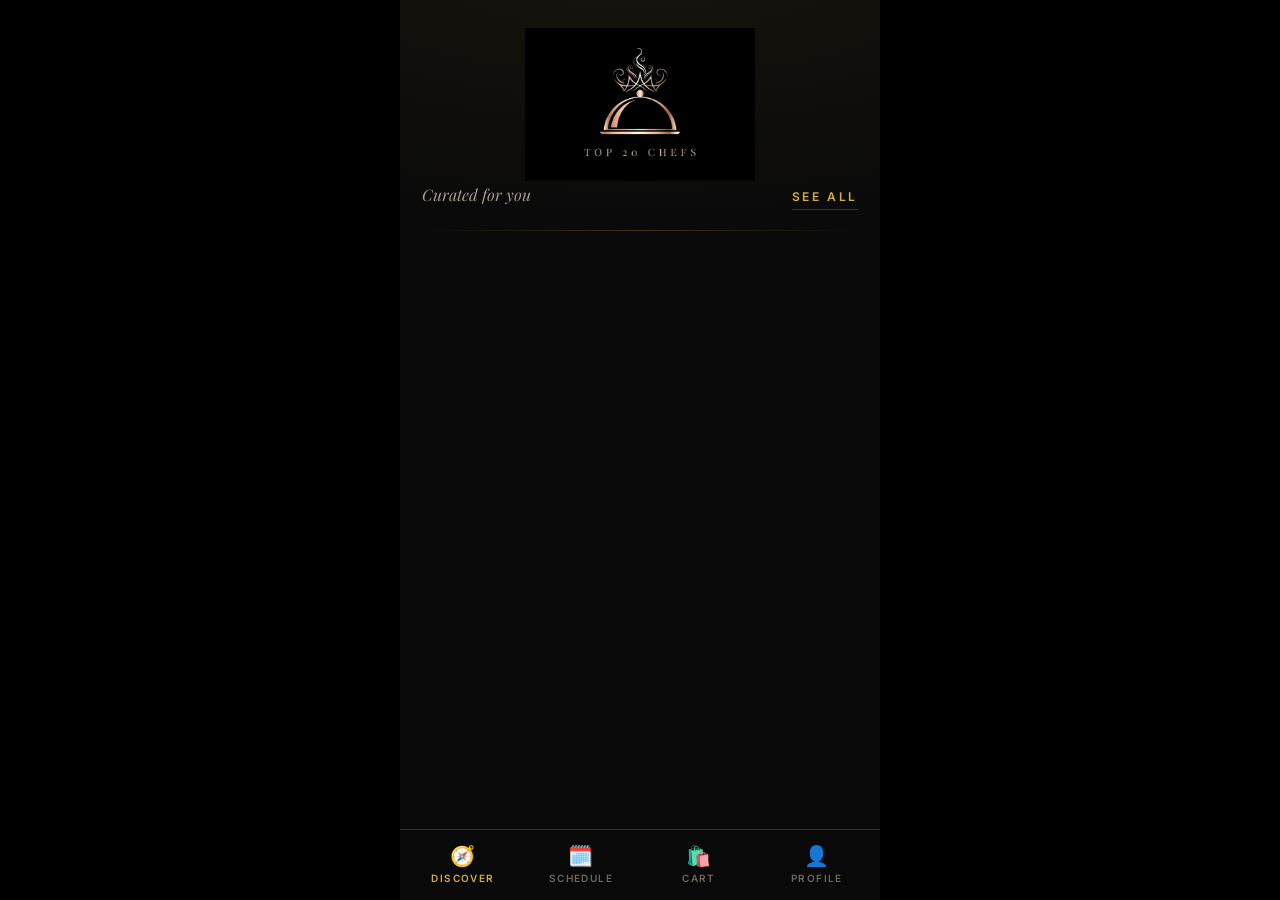
<file: chef-app/index.html>
<!DOCTYPE html>
<html lang="en">
<head>
<meta charset="UTF-8">
<meta name="viewport" content="width=device-width, initial-scale=1, viewport-fit=cover">
<title>Top 20 Chefs — Victoria's Luxury Home-Chef Marketplace</title>
<link rel="preconnect" href="https://fonts.googleapis.com">
<link rel="preconnect" href="https://fonts.gstatic.com" crossorigin>
<link href="https://fonts.googleapis.com/css2?family=Playfair+Display:ital,wght@0,500;0,600;0,700;1,500;1,600&family=Inter:wght@400;500;600;700&display=swap" rel="stylesheet">
<link rel="stylesheet" href="css/app.css">
</head>
<body>
<div class="phone">

  <header class="app-header" style="text-align:center">
    <img src="assets/logo.png" alt="Top 20 Chefs" style="width:230px;max-width:70%;height:auto;display:block;margin:0 auto 2px">
    <div class="sub"><span>Curated for you</span><a class="link-gold" href="#" id="see-all">SEE ALL</a></div>
  </header>
  <hr class="gold-rule">

  <main>
    <!-- DISCOVER -->
    <section id="view-discover" class="view active"></section>

    <!-- SCHEDULE -->
    <section id="view-schedule" class="view"></section>

    <!-- CART -->
    <section id="view-cart" class="view"></section>

    <!-- PROFILE -->
    <section id="view-profile" class="view"></section>
  </main>

  <!-- dish detail modal -->
  <div class="modal-back" id="dish-back">
    <div class="modal" role="dialog" aria-modal="true">
      <div class="grab"></div>
      <button class="modal-close" id="dish-close" aria-label="Close">✕</button>
      <div id="dish-modal-body"></div>
    </div>
  </div>

  <!-- order success modal -->
  <div class="modal-back" id="done-back">
    <div class="modal" role="dialog" aria-modal="true">
      <div class="grab"></div>
      <div class="success-wrap" id="done-body"></div>
    </div>
  </div>

  <nav class="bottom-nav" id="main-nav">
    <button data-view="discover" class="active"><span class="ico">🧭</span>Discover</button>
    <button data-view="schedule"><span class="ico">🗓️</span>Schedule</button>
    <button data-view="cart"><span class="ico">🛍️</span>Cart<span class="cart-badge" id="cart-badge" hidden></span></button>
    <button data-view="profile"><span class="ico">👤</span>Profile</button>
  </nav>
  <div class="toast" id="toast"></div>
</div>

<script src="js/config.js"></script>
<script src="js/data.js"></script>
<script src="js/customer.js"></script>
<script>
(function () {
  "use strict";
  var S = window.CHEFAPP, API = window.CustomerAPI;
  var $ = function (id) { return document.getElementById(id); };
  var esc = function (s) {
    return String(s == null ? "" : s).replace(/[&<>"']/g, function (c) {
      return { "&": "&amp;", "<": "&lt;", ">": "&gt;", '"': "&quot;", "'": "&#39;" }[c];
    });
  };

  function userId() {
    var n = (localStorage.getItem("chefapp_name") || "").trim();
    return n ? "user-" + n.toLowerCase().replace(/[^a-z0-9]+/g, "-") : "guest";
  }
  function toast(msg) {
    var t = $("toast"); t.textContent = msg; t.classList.add("show");
    clearTimeout(t._h); t._h = setTimeout(function () { t.classList.remove("show"); }, 2400);
  }
  function money(n) { return "$" + Number(n).toFixed(n % 1 ? 2 : 0); }

  /* ---------- navigation ---------- */
  var currentView = "discover";
  document.querySelectorAll("#main-nav button").forEach(function (b) {
    b.addEventListener("click", function () { showView(b.dataset.view); });
  });
  function showView(name) {
    currentView = name;
    document.querySelectorAll("#main-nav button").forEach(function (b) {
      b.classList.toggle("active", b.dataset.view === name);
    });
    document.querySelectorAll(".view").forEach(function (v) {
      v.classList.toggle("active", v.id === "view-" + name);
    });
    if (name === "schedule") renderSchedule();
    if (name === "cart") renderCart();
    if (name === "profile") renderProfile();
    window.scrollTo(0, 0);
  }
  $("see-all").addEventListener("click", function (e) { e.preventDefault(); showView("schedule"); });

  function updateBadge(pop) {
    var n = API.cartCount(), b = $("cart-badge");
    b.hidden = n === 0; b.textContent = n;
    if (pop && n > 0) {
      b.classList.remove("pop"); void b.offsetWidth; b.classList.add("pop");
    }
  }

  /* ---------- discover ---------- */
  function portionsHtml(sch) {
    if (sch.portions_left <= 0) return '<div class="portions out">Sold out</div>';
    if (sch.portions_left <= 3)
      return '<div class="portions low">Only ' + sch.portions_left + ' left!</div>';
    return '<div class="portions ok">' + sch.portions_left + ' portions available</div>';
  }
  function cardHtml(sch) {
    var soldOut = sch.portions_left <= 0;
    return '<article class="dish-card" data-sch="' + esc(sch.id) + '">' +
      '<div class="dish-photo" style="background:' + sch.dish.gradient + '">' +
        (soldOut ? '<div class="soldout-veil"><span>SOLD OUT</span></div>' : '') +
        '<div class="day-pill">' + esc(sch.label) + '</div>' +
        '<div class="emoji">' + sch.dish.emoji + '</div>' +
      '</div>' +
      '<div class="dish-body">' +
        '<div class="chef-row"><div class="chef-avatar">' + sch.chef.emoji + '</div>' +
        '<div class="who">By <b>' + esc(sch.chef.name) + '</b> · ' + esc(sch.chef.cuisine) + '</div></div>' +
        '<div class="dish-meta"><h3 class="dish-name">' + esc(sch.dish.name) + '</h3>' +
        '<div class="price"><span class="n">' + money(sch.dish.price) + '</span><span class="u">PER PORTION</span></div></div>' +
        portionsHtml(sch) +
      '</div></article>';
  }
  async function renderDiscover() {
    var box = $("view-discover");
    var schs = await API.listSchedules();
    schs.sort(function (a, b) { return a.weekday - b.weekday; });
    box.innerHTML = schs.map(cardHtml).join("");
    box.querySelectorAll(".dish-card").forEach(function (c) {
      c.addEventListener("click", function () { openDish(c.dataset.sch); });
    });
  }

  /* ---------- dish modal ---------- */
  var modalState = { scheduleId: null, dayId: null, qty: 1, dtype: "Delivery" };
  async function openDish(scheduleId) {
    var sch = await API.getSchedule(scheduleId);
    if (!sch) return;
    /* other days this dish is offered */
    var all = await API.listSchedules();
    var days = all.filter(function (s) { return s.dish_id === sch.dish_id; })
                  .sort(function (a, b) { return a.weekday - b.weekday; });
    modalState = { scheduleId: sch.id, dayId: sch.id, qty: 1, dtype: "Delivery", days: days };
    renderModal();
    $("dish-back").classList.add("open");
    document.body.style.overflow = "hidden";
  }
  function closeDish() {
    $("dish-back").classList.remove("open");
    document.body.style.overflow = "";
  }
  $("dish-close").addEventListener("click", closeDish);
  $("dish-back").addEventListener("click", function (e) {
    if (e.target === $("dish-back")) closeDish();
  });

  function renderModal() {
    var m = modalState;
    var sch = m.days.find(function (s) { return s.id === m.dayId; });
    var soldOut = sch.portions_left <= 0;
    var maxQ = Math.min(sch.portions_left, 8);
    if (m.qty > maxQ) m.qty = Math.max(1, maxQ);
    var total = sch.dish.price * m.qty;

    $("dish-modal-body").innerHTML =
      '<div class="modal-photo" style="background:' + sch.dish.gradient + '">' +
        '<div class="emoji">' + sch.dish.emoji + '</div></div>' +
      '<div class="modal-body">' +
        '<h2>' + esc(sch.dish.name) + '</h2>' +
        '<div class="price" style="text-align:left;margin:6px 0 0"><span class="n">' + money(sch.dish.price) + '</span> <span class="u" style="display:inline">PER PORTION</span></div>' +
        '<p class="story">“' + esc(sch.dish.story) + '”</p>' +
        '<div class="modal-chef"><div class="chef-avatar">' + sch.chef.emoji + '</div>' +
          '<div class="t"><b>' + esc(sch.chef.name) + '</b><span>' + esc(sch.chef.cuisine) + ' cuisine · ' + esc(sch.chef.bio) + '</span></div></div>' +
        '<div class="opt-label">Choose your day</div>' +
        '<div class="day-chips">' + m.days.map(function (d) {
            var dis = d.portions_left <= 0 ? "disabled" : "";
            var on = d.id === m.dayId ? "on" : "";
            return '<button data-day="' + esc(d.id) + '" class="' + on + '" ' + dis + '>' +
              S.WEEKDAYS[d.weekday].slice(0, 3).toUpperCase() + ' · ' + d.portions_left + ' left</button>';
          }).join("") + '</div>' +
        '<div class="opt-label">Pickup or delivery</div>' +
        '<div class="seg">' +
          '<button data-dt="Pickup" class="' + (m.dtype === "Pickup" ? "on" : "") + '">🏠 Pickup</button>' +
          '<button data-dt="Delivery" class="' + (m.dtype === "Delivery" ? "on" : "") + '">🛵 Delivery</button>' +
        '</div>' +
        '<div class="opt-label">Portions</div>' +
        '<div class="qty-row"><button class="qty-btn" id="q-minus">−</button>' +
        '<div class="qty-n" id="q-n">' + m.qty + '</div>' +
        '<button class="qty-btn" id="q-plus">+</button>' +
        '<div style="margin-left:auto">' + portionsHtml(sch) + '</div></div>' +
      '</div>' +
      '<div class="modal-foot"><div class="total-row"><span class="t">TOTAL</span>' +
        '<span class="n" id="m-total">' + money(total) + '</span></div>' +
        '<button class="btn btn-gold btn-block" id="m-add" ' + (soldOut ? "disabled" : "") + '>' +
          (soldOut ? "Sold out" : "Pre-order · " + money(total)) + '</button></div>';

    var body = $("dish-modal-body");
    body.querySelectorAll("[data-day]").forEach(function (b) {
      b.addEventListener("click", function () {
        m.dayId = b.dataset.day; m.qty = 1; renderModal();
      });
    });
    body.querySelectorAll("[data-dt]").forEach(function (b) {
      b.addEventListener("click", function () { m.dtype = b.dataset.dt; renderModal(); });
    });
    $("q-minus").addEventListener("click", function () {
      if (m.qty > 1) { m.qty--; renderModal(); }
    });
    $("q-plus").addEventListener("click", function () {
      if (m.qty < maxQ) { m.qty++; renderModal(); }
      else toast("Only " + maxQ + " portions left for this day");
    });
    var add = $("m-add");
    if (add && !soldOut) add.addEventListener("click", function () {
      API.addToCart({ schedule_id: m.dayId, qty: m.qty, delivery_type: m.dtype });
      updateBadge(true);
      closeDish();
      toast(m.qty + " × " + sch.dish.short_name + " added to cart");
    });
  }

  /* ---------- schedule (week view) ---------- */
  async function renderSchedule() {
    var box = $("view-schedule");
    var schs = await API.listSchedules();
    var today = new Date();
    var html = '<h2 class="section-title">This week</h2>';
    for (var i = 0; i < 7; i++) {
      var d = new Date(today); d.setDate(today.getDate() + i);
      var wd = d.getDay();
      var daySchs = schs.filter(function (s) { return s.weekday === wd; });
      var dateStr = d.toLocaleDateString("en-US", { month: "short", day: "numeric" });
      var label = i === 0 ? "Today" : S.WEEKDAYS[wd];
      html += '<div class="day-block"><div class="day-head"><h3>' + label + '</h3>' +
              '<span class="date">' + dateStr + '</span></div>';
      if (!daySchs.length) {
        html += '<div class="empty-note">No menus this day — check back soon.</div>';
      } else {
        daySchs.forEach(function (s) {
          var pill = s.portions_left <= 0 ? "out" : (s.portions_left <= 3 ? "low" : "ok");
          var txt = s.portions_left <= 0 ? "Sold out" : s.portions_left + " left";
          html += '<div class="mini-row" data-sch="' + esc(s.id) + '" style="cursor:pointer">' +
            '<div class="e">' + s.dish.emoji + '</div>' +
            '<div class="t"><b>' + esc(s.dish.short_name) + '</b>' +
            '<span>' + esc(s.chef.name) + ' · ' + money(s.dish.price) + '</span></div>' +
            '<div class="cap-pill ' + pill + '">' + txt + '</div></div>';
        });
      }
      html += "</div>";
    }
    box.innerHTML = html;
    box.querySelectorAll(".mini-row").forEach(function (r) {
      r.addEventListener("click", function () { openDish(r.dataset.sch); });
    });
  }

  /* ---------- cart ---------- */
  async function renderCart() {
    var box = $("view-cart");
    var cart = API.getCart();
    if (!cart.length) {
      box.innerHTML = '<h2 class="section-title">Your cart</h2>' +
        '<div class="empty-note">Your cart is empty. Discover something delicious.</div>';
      return;
    }
    var lines = "", total = 0;
    for (var i = 0; i < cart.length; i++) {
      var it = cart[i];
      var sch = await API.getSchedule(it.schedule_id);
      if (!sch) continue;
      var line = sch.dish.price * it.qty; total += line;
      var left = sch.portions_left;
      lines += '<div class="cart-line"><div class="e">' + sch.dish.emoji + '</div>' +
        '<div class="t"><b>' + esc(sch.dish.short_name) + '</b>' +
        '<span>' + esc(sch.chef.name) + ' · ' + S.WEEKDAYS[sch.weekday] + ' · ' + esc(it.delivery_type) + '</span>' +
        (it.qty > left ? '<span style="color:var(--danger);font-size:12px">Only ' + left + ' left now</span>' : '') +
        '</div>' +
        '<div class="qty"><button data-k="' + esc(it.key) + '" data-a="-">−</button>' +
        '<b>' + it.qty + '</b><button data-k="' + esc(it.key) + '" data-a="+">+</button></div>' +
        '<div style="text-align:right"><b>' + money(line) + '</b><br>' +
        '<button class="rm" data-rm="' + esc(it.key) + '">✕</button></div></div>';
    }
    box.innerHTML = '<h2 class="section-title">Your cart</h2>' + lines +
      '<div class="cart-total"><span style="color:var(--muted);font-size:13px;letter-spacing:.14em">TOTAL</span>' +
      '<span class="n">' + money(total) + '</span></div>' +
      '<button class="btn btn-gold btn-block" id="checkout">💳 Pay ' + money(total) + ' with card</button>';
    box.querySelectorAll("[data-a]").forEach(function (b) {
      b.addEventListener("click", async function () {
        var key = b.dataset.k, a = b.dataset.a;
        var cur = API.getCart().find(function (c) { return c.key === key; });
        if (!cur) return;
        var sch = await API.getSchedule(cur.schedule_id);
        var nq = a === "+" ? cur.qty + 1 : cur.qty - 1;
        if (nq < 1) { API.removeFromCart(key); }
        else {
          if (a === "+" && sch && nq > sch.portions_left) {
            toast("Only " + sch.portions_left + " portions left"); return;
          }
          API.updateCartQty(key, nq);
        }
        updateBadge(false); renderCart();
      });
    });
    box.querySelectorAll("[data-rm]").forEach(function (b) {
      b.addEventListener("click", function () {
        API.removeFromCart(b.dataset.rm); updateBadge(false); renderCart();
      });
    });
    $("checkout").addEventListener("click", checkout);
  }

  async function checkout() {
    var cart = API.getCart();
    if (!cart.length) return;
    var btn = $("checkout");
    btn.disabled = true; btn.textContent = "Reserving your portions…";
    /* 1. reserve capacity first (atomic — never oversells) */
    var allIds = [], failed = [], total = 0;
    var receipt = { total_cents: 0, platform_fee_cents: 0, chef_payout_cents: 0 };
    for (var i = 0; i < cart.length; i++) {
      var it = cart[i];
      var sch0 = await API.getSchedule(it.schedule_id);
      if (sch0) total += sch0.dish.price * it.qty;
      var r = await API.placeOrder({
        user_id: userId(), schedule_id: it.schedule_id,
        delivery_type: it.delivery_type, qty: it.qty
      });
      if (r.ok) {
        allIds = allIds.concat(r.order_ids);
        if (r.receipt) {
          receipt.total_cents += r.receipt.total_cents || 0;
          receipt.platform_fee_cents += r.receipt.platform_fee_cents || 0;
          receipt.chef_payout_cents += r.receipt.chef_payout_cents || 0;
        }
      }
      else {
        var sch = await API.getSchedule(it.schedule_id);
        failed.push((sch ? sch.dish.short_name : "item") + " (sold out)");
      }
    }
    API.clearCart(); updateBadge(false);
    renderDiscover(); /* refresh sold counts */
    btn.disabled = false;
    if (!allIds.length) { showOrderResult([], failed, false, receipt); return; }
    /* 2. take payment */
    var cents = Math.round(total * 100);
    var base = window.location.origin + window.location.pathname;
    try {
      var co = await API.startCheckout({
        order_ids: allIds,
        amount_cents: cents,
        currency: "cad",
        success_url: base + "?paid=1&session_id={CHECKOUT_SESSION_ID}",
        cancel_url: base + "?canceled=1"
      });
      if (co.demo) {
        window.__lastReceipt = receipt;
        showDemoCheckout(allIds, total, failed);   /* simulated card page */
      } else if (co.url) {
        window.location.href = co.url;            /* Stripe hosted page */
      }
    } catch (e) {
      toast("Payment setup failed — your portions are reserved");
      showOrderResult(allIds, failed, false, receipt);
    }
  }

  /* DEMO checkout page: styled like the app, clearly labeled DEMO.
     No real charge — marks the demo orders Confirmed on "pay". */
  function showDemoCheckout(orderIds, total, failed) {
    var html = '<div class="big">💳</div>' +
      "<h2>Demo checkout</h2>" +
      '<p style="color:var(--gold);font-size:12px;letter-spacing:.18em">DEMO MODE — NO REAL CHARGE</p>' +
      '<div class="field"><label>Card number</label>' +
      '<input class="input" id="demo-cc" inputmode="numeric" placeholder="4242 4242 4242 4242" value="4242 4242 4242 4242"></div>' +
      '<div style="display:flex;gap:10px">' +
      '<div class="field" style="flex:1"><label>Expiry</label>' +
      '<input class="input" id="demo-exp" placeholder="12/28" value="12/28"></div>' +
      '<div class="field" style="flex:1"><label>CVC</label>' +
      '<input class="input" id="demo-cvc" inputmode="numeric" placeholder="123" value="123"></div></div>' +
      '<button class="btn btn-gold btn-block" id="demo-pay">Pay ' + money(total) + '</button>' +
      '<div style="margin-top:10px"><button class="btn btn-ghost btn-block" id="demo-cancel">Cancel</button></div>';
    $("done-body").innerHTML = html;
    $("done-back").classList.add("open");
    $("demo-cancel").addEventListener("click", function () {
      $("done-back").classList.remove("open");
      showView("discover");
    });
    $("demo-pay").addEventListener("click", function () {
      var b = $("demo-pay");
      b.disabled = true; b.textContent = "Processing…";
      setTimeout(function () {
        API.demoConfirmPayment(orderIds);
        showOrderResult(orderIds, failed, true, window.__lastReceipt);
      }, 900);
    });
  }

  function showOrderResult(allIds, failed, paid, receipt) {
    var html = '<div class="big">' + (failed.length && !allIds.length ? "⚠️" : "🎉") + "</div>" +
      "<h2>" + (paid ? "Payment successful" : "Order confirmed") + "</h2>";
    if (allIds.length) {
      html += paid
        ? "<p>Paid! The kitchen has been notified.</p>"
        : "<p>Your pre-order is in. The kitchen has been notified.</p>";
      html += allIds.map(function (id) {
        return '<span class="ord-chip">' + esc(id.toUpperCase()) + "</span>";
      }).join("");
    }
    if (receipt && receipt.total_cents) {
      html += '<p style="font-size:15px">Total charged: <b style="color:var(--gold)">' +
        money(receipt.total_cents / 100) + "</b></p>";
    }
    if (failed.length) {
      html += "<p>Sold out before checkout: " + esc(failed.join(", ")) + "</p>";
    }
    html += '<div style="margin-top:22px"><button class="btn btn-gold btn-block" id="done-ok">Back to Discover</button></div>';
    $("done-body").innerHTML = html;
    $("done-back").classList.add("open");
    $("done-ok").addEventListener("click", function () {
      $("done-back").classList.remove("open");
      showView("discover");
    });
  }

  /* ---------- profile ---------- */
  async function renderProfile() {
    var box = $("view-profile");
    var name = localStorage.getItem("chefapp_name") || "";
    var orders = await API.myOrders(userId());
    var html = '<h2 class="section-title">Profile</h2>' +
      '<div class="panel"><div class="field"><label>Your name</label>' +
      '<input class="input" id="p-name" value="' + esc(name) + '" placeholder="e.g. Alex"></div>' +
      '<button class="btn btn-ghost btn-sm" id="p-save">Save</button> ' +
      '<span style="color:var(--faint);font-size:12px">Mode: ' + API.mode() + '</span></div>' +
      '<h3 class="section-title" style="font-size:19px">Order history</h3>';
    if (!orders.length) {
      html += '<div class="empty-note">No orders yet.</div>';
    } else {
      orders.forEach(function (o) {
        var d = o.schedule && o.schedule.dish ? o.schedule.dish : {};
        html += '<div class="mini-row"><div class="e">' + (d.emoji || "🍽️") + '</div>' +
          '<div class="t"><b>' + esc(d.short_name || "Dish") + '</b>' +
          '<span>' + esc(o.id) + ' · ' + esc(o.delivery_type) + ' · ' +
          new Date(o.created_at).toLocaleDateString("en-US", { month: "short", day: "numeric" }) +
          '</span></div>' +
          '<div class="status-pill ' + (o.status === "Confirmed" ? "confirmed" : "pending") + '">' +
          esc(o.status).toUpperCase() + '</div></div>';
      });
    }
    box.innerHTML = html;
    $("p-save").addEventListener("click", function () {
      localStorage.setItem("chefapp_name", $("p-name").value.trim());
      toast("Saved"); renderProfile();
    });
  }

  /* ---------- boot ---------- */
  renderDiscover();
  updateBadge(false);
  /* returning from Stripe? ?paid=1&session_id=... or ?canceled=1 */
  API.confirmOrderFromSession().then(function (sess) {
    if (!sess) return;
    if (sess.canceled) toast("Payment canceled — nothing was charged");
    else if (sess.ok) showOrderResult([], [], true);
  });
})();
</script>
</body>
</html>
</file>
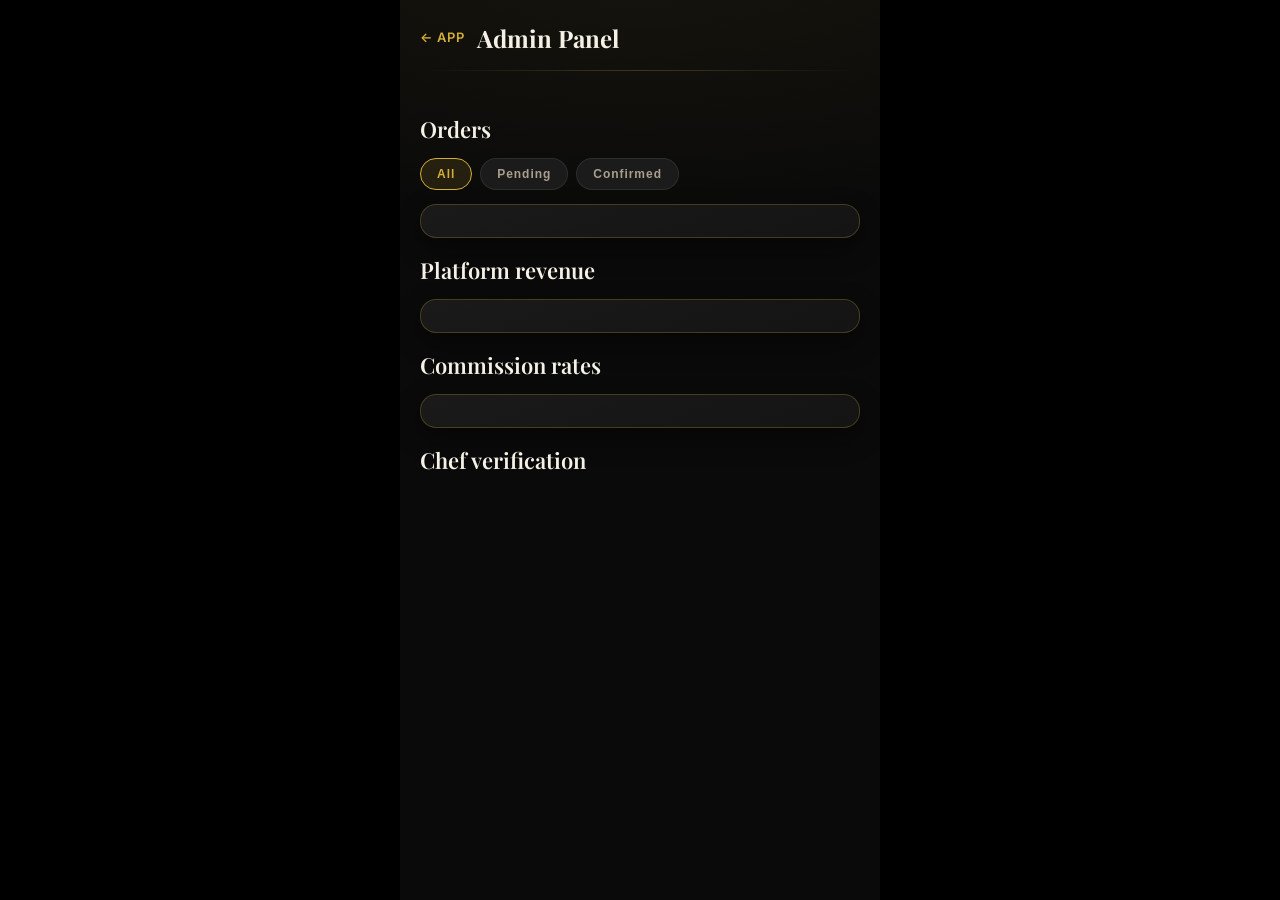
<file: chef-app/admin.html>
<!DOCTYPE html>
<html lang="en">
<head>
<meta charset="UTF-8">
<meta name="viewport" content="width=device-width, initial-scale=1, viewport-fit=cover">
<title>Admin — Top 20 Chefs</title>
<link rel="preconnect" href="https://fonts.googleapis.com">
<link rel="preconnect" href="https://fonts.gstatic.com" crossorigin>
<link href="https://fonts.googleapis.com/css2?family=Playfair+Display:ital,wght@0,500;0,600;0,700;1,500&family=Inter:wght@400;500;600;700&display=swap" rel="stylesheet">
<link rel="stylesheet" href="css/app.css">
</head>
<body>
<div class="phone">
  <div class="topbar">
    <a class="back-link" href="index.html">← APP</a>
    <h2>Admin Panel</h2>
  </div>
  <hr class="gold-rule">

  <div class="page-pad">
    <h3 class="section-title">Orders</h3>
    <div class="filter-row" id="filters">
      <button data-f="all" class="on">All</button>
      <button data-f="Pending Kitchen Approval">Pending</button>
      <button data-f="Confirmed">Confirmed</button>
    </div>
    <div class="panel" id="orders"></div>

    <h3 class="section-title">Platform revenue</h3>
    <div class="panel" id="revenue"></div>

    <h3 class="section-title">Commission rates</h3>
    <div class="panel" id="rates"></div>

    <h3 class="section-title">Chef verification</h3>
    <div id="chefs"></div>
  </div>
  <div class="toast" id="toast"></div>
</div>

<script src="js/config.js"></script>
<script src="js/data.js"></script>
<script src="js/chef.js"></script>
<script>
(function () {
  "use strict";
  var S = window.CHEFAPP, API = window.ChefAPI;
  var $ = function (id) { return document.getElementById(id); };
  var esc = function (s) {
    return String(s == null ? "" : s).replace(/[&<>"']/g, function (c) {
      return { "&": "&amp;", "<": "&lt;", ">": "&gt;", '"': "&quot;", "'": "&#39;" }[c];
    });
  };
  var filter = "all";

  function toast(msg) {
    var t = $("toast"); t.textContent = msg; t.classList.add("show");
    clearTimeout(t._h); t._h = setTimeout(function () { t.classList.remove("show"); }, 2400);
  }
  function money(n) { return "$" + Number(n).toFixed(n % 1 ? 2 : 0); }
  function cents(c) { return "$" + (Number(c || 0) / 100).toFixed(2); }

  document.querySelectorAll("#filters button").forEach(function (b) {
    b.addEventListener("click", function () {
      filter = b.dataset.f;
      document.querySelectorAll("#filters button").forEach(function (x) {
        x.classList.toggle("on", x === b);
      });
      renderOrders();
    });
  });

  async function renderOrders() {
    var orders = await API.listAllOrders(filter);
    var box = $("orders");
    if (!orders.length) {
      box.innerHTML = '<div class="empty-note">No orders match this filter.</div>';
      return;
    }
    box.innerHTML = orders.map(function (o) {
      var confirmed = o.status === "Confirmed";
      var price = o.total_cents != null ? cents(o.total_cents)
        : (o.dish.price ? money(o.dish.price * (o.qty || 1)) : "");
      var split = o.platform_fee_cents != null
        ? "fee " + cents(o.platform_fee_cents) + " · chef " + cents(o.chef_payout_cents)
        : "";
      return '<div class="order-line"><div style="font-size:24px">' +
        (o.dish.emoji || "🍽️") + '</div><div class="grow"><b>' +
        esc(o.dish.short_name || "Dish") + " × " + (o.qty || 1) + " · " + price + "</b>" +
        "<span>" + esc((o.chef && o.chef.name) || "") + " · " + esc(o.day) +
        " · " + esc(o.delivery_type) +
        (split ? "<br>" + split : "") + "<br>" + esc(o.id) + " · " +
        new Date(o.created_at).toLocaleString("en-US",
          { month: "short", day: "numeric", hour: "numeric", minute: "2-digit" }) +
        "</span></div>" +
        (confirmed
          ? '<div class="status-pill confirmed">CONFIRMED</div>'
          : '<button class="btn btn-gold btn-sm" data-confirm="' + esc(o.id) + '">Confirm</button>') +
        "</div>";
    }).join("");
    box.querySelectorAll("[data-confirm]").forEach(function (b) {
      b.addEventListener("click", async function () {
        await API.confirmOrder(b.dataset.confirm);
        toast("Order confirmed"); renderOrders();
      });
    });
  }

  async function renderChefs() {
    var chefs = await API.listAllChefs();
    var labels = S.CHECK_LABELS;
    var box = $("chefs");
    box.innerHTML = "";
    for (var i = 0; i < chefs.length; i++) {
      var c = chefs[i];
      var checks = await API.getChecks(c.id);
      var done = Object.keys(labels).filter(function (k) { return checks[k]; }).length;
      var div = document.createElement("div");
      div.className = "panel";
      div.innerHTML = '<div class="modal-chef" style="border:0;margin:0 0 6px;padding:0">' +
        '<div class="chef-avatar">' + c.emoji + "</div>" +
        '<div class="t"><b>' + esc(c.name) + "</b><span>" + esc(c.cuisine) +
        " · " + done + "/" + Object.keys(labels).length + " verified</span></div></div>" +
        Object.keys(labels).map(function (k) {
          var on = !!checks[k];
          return '<label class="check-row"><input type="checkbox" data-chef="' +
            esc(c.id) + '" data-check="' + k + '"' + (on ? " checked" : "") + "> " +
            esc(labels[k]) + '<span class="st ' + (on ? "yes" : "no") + '">' +
            (on ? "DONE" : "TODO") + "</span></label>";
        }).join("");
      box.appendChild(div);
    }
    box.querySelectorAll("[data-check]").forEach(function (cb) {
      cb.addEventListener("change", async function () {
        await API.setCheck(cb.dataset.chef, cb.dataset.check, cb.checked);
        toast("Checklist updated"); renderChefs();
      });
    });
  }

  async function renderRevenue() {
    var t = await API.platformTotals();
    var box = $("revenue");
    var row = function (label, val, gold) {
      return '<div style="display:flex;justify-content:space-between;padding:6px 0">' +
        '<span style="color:var(--muted)">' + label + "</span>" +
        '<b style="' + (gold ? "color:var(--gold)" : "") + '">' + val + "</b></div>";
    };
    var html = row("Total commission collected", cents(t.total_fee_cents), true) +
      row("Total gross sales", cents(t.total_gross_cents)) +
      row("Total chef payouts", cents(t.total_payout_cents)) +
      row("Orders", t.order_count) +
      '<hr class="gold-rule" style="margin:10px 0">' +
      '<div style="display:flex;justify-content:space-between;padding:4px 0;' +
      'font-size:12px;color:var(--muted)"><span>CHEF</span>' +
      "<span>RATE · GROSS · FEE · PAYOUT</span></div>" +
      t.per_chef.map(function (e) {
        return '<div style="display:flex;justify-content:space-between;' +
          'padding:6px 0;font-size:13px;border-top:1px solid rgba(212,175,55,.12)">' +
          "<span><b>" + esc(e.chef_name) + "</b> · " + e.order_count + " orders</span>" +
          '<span style="text-align:right">' + Math.round(e.rate * 100) + "% · " +
          cents(e.gross_cents) + " · <b style=\"color:var(--gold)\">" +
          cents(e.fee_cents) + "</b> · " + cents(e.payout_cents) + "</span></div>";
      }).join("");
    box.innerHTML = html;
  }

  async function renderRates() {
    var chefs = await API.listAllChefs();
    var box = $("rates");
    box.innerHTML = '<p style="color:var(--muted);font-size:12px;margin:0 0 10px">' +
      "Changing a rate affects NEW orders only — past orders keep their recorded fee.</p>" +
      chefs.map(function (c) {
        var r = (c.commission_rate != null) ? Number(c.commission_rate) : 0.10;
        return '<div style="display:flex;align-items:center;gap:10px;padding:8px 0;' +
          'border-top:1px solid rgba(212,175,55,.12)">' +
          '<div style="flex:1"><b>' + esc(c.name) + "</b><br>" +
          '<span style="color:var(--muted);font-size:12px">now ' +
          Math.round(r * 100) + "%</span></div>" +
          '<input class="input" type="number" min="0" max="50" step="1" value="' +
          Math.round(r * 100) + '" data-rate="' + esc(c.id) + '" ' +
          'style="width:70px;text-align:center"><span style="color:var(--muted)">%</span>' +
          '<button class="btn btn-gold btn-sm" data-saverate="' + esc(c.id) + '">Save</button>' +
          "</div>";
      }).join("");
    box.querySelectorAll("[data-saverate]").forEach(function (b) {
      b.addEventListener("click", async function () {
        var id = b.dataset.saverate;
        var inp = box.querySelector('[data-rate="' + id + '"]');
        var res = await API.setCommissionRate(id, Number(inp.value) / 100);
        if (res.ok) {
          toast("Rate set to " + Math.round(res.rate * 100) + "%");
          renderRates(); renderRevenue();
        } else toast("Could not save rate");
      });
    });
  }

  renderOrders();
  renderChefs();
  renderRevenue();
  renderRates();
})();
</script>
</body>
</html>
</file>
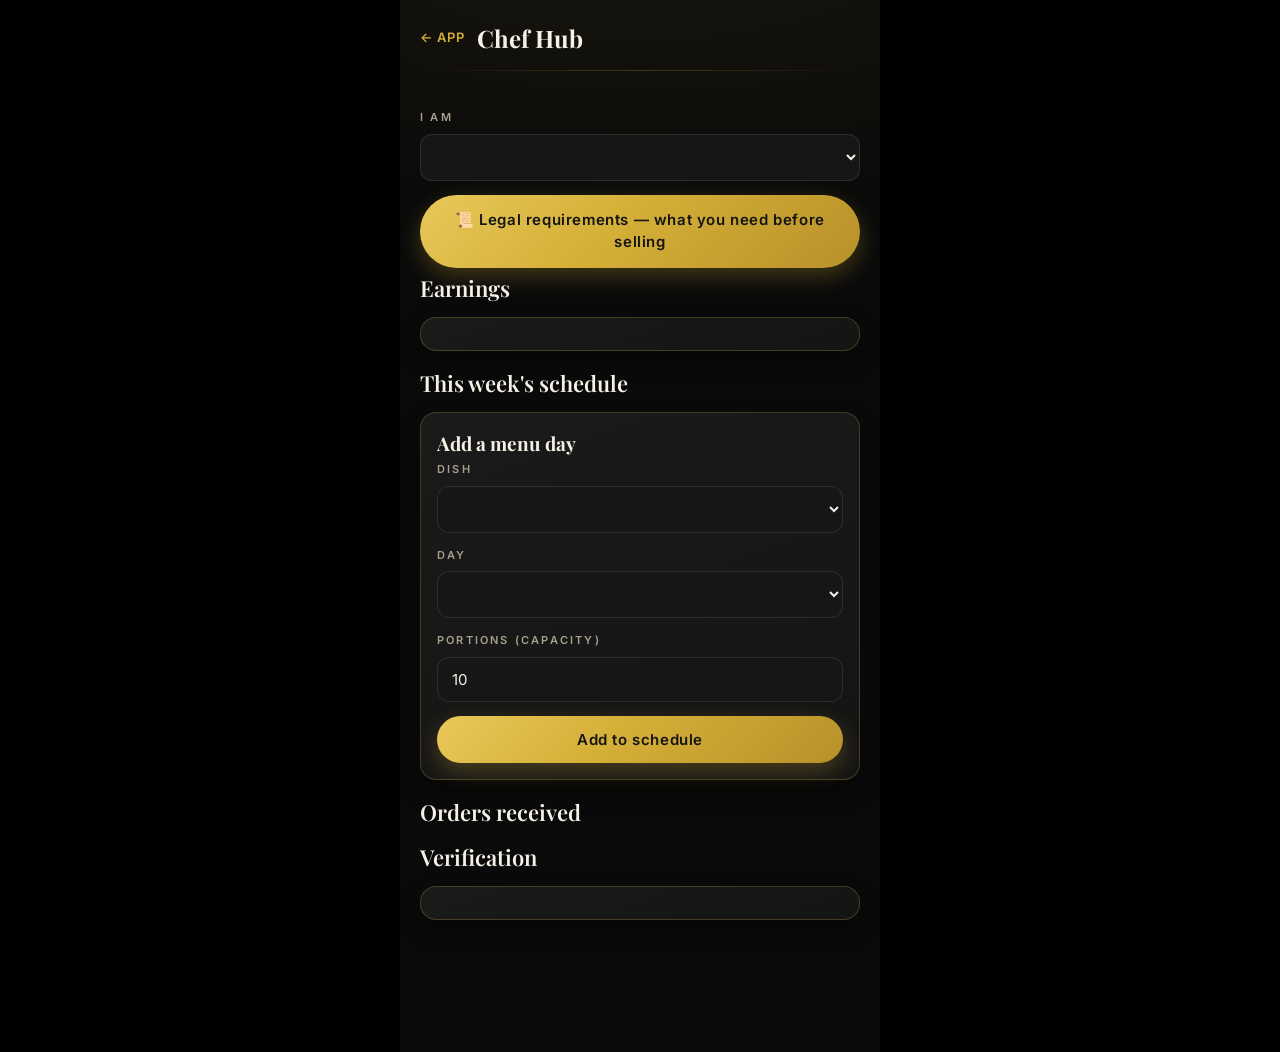
<file: chef-app/chef.html>
<!DOCTYPE html>
<html lang="en">
<head>
<meta charset="UTF-8">
<meta name="viewport" content="width=device-width, initial-scale=1, viewport-fit=cover">
<title>Chef Hub — Top 20 Chefs</title>
<link rel="preconnect" href="https://fonts.googleapis.com">
<link rel="preconnect" href="https://fonts.gstatic.com" crossorigin>
<link href="https://fonts.googleapis.com/css2?family=Playfair+Display:ital,wght@0,500;0,600;0,700;1,500&family=Inter:wght@400;500;600;700&display=swap" rel="stylesheet">
<link rel="stylesheet" href="css/app.css">
</head>
<body>
<div class="phone">
  <div class="topbar">
    <a class="back-link" href="index.html">← APP</a>
    <h2>Chef Hub</h2>
  </div>
  <hr class="gold-rule">

  <div class="page-pad">
    <div class="field">
      <label>I am</label>
      <select class="input" id="chef-pick"></select>
    </div>

    <div id="chef-head"></div>

    <a href="compliance.html" class="btn btn-gold btn-block" style="text-decoration:none;text-align:center;display:block;margin:4px 0 2px">📜 Legal requirements — what you need before selling</a>

    <h3 class="section-title">Earnings</h3>
    <div class="panel" id="earnings"></div>

    <h3 class="section-title">This week's schedule</h3>
    <div id="sched-list"></div>

    <div class="panel">
      <h3>Add a menu day</h3>
      <div class="field"><label>Dish</label><select class="input" id="ns-dish"></select></div>
      <div class="field"><label>Day</label><select class="input" id="ns-day"></select></div>
      <div class="field"><label>Portions (capacity)</label>
        <input class="input" id="ns-cap" type="number" min="1" value="10"></div>
      <button class="btn btn-gold btn-block" id="ns-add">Add to schedule</button>
    </div>

    <h3 class="section-title">Orders received</h3>
    <div id="order-list"></div>

    <h3 class="section-title">Verification</h3>
    <div class="panel" id="checks"></div>
  </div>
  <div class="toast" id="toast"></div>
</div>

<script src="js/config.js"></script>
<script src="js/data.js"></script>
<script src="js/chef.js"></script>
<script>
(function () {
  "use strict";
  var S = window.CHEFAPP, API = window.ChefAPI;
  var $ = function (id) { return document.getElementById(id); };
  var esc = function (s) {
    return String(s == null ? "" : s).replace(/[&<>"']/g, function (c) {
      return { "&": "&amp;", "<": "&lt;", ">": "&gt;", '"': "&quot;", "'": "&#39;" }[c];
    });
  };
  var chefId = localStorage.getItem("chefapp_chef") || "chef-sara";

  function toast(msg) {
    var t = $("toast"); t.textContent = msg; t.classList.add("show");
    clearTimeout(t._h); t._h = setTimeout(function () { t.classList.remove("show"); }, 2400);
  }
  function money(n) { return "$" + Number(n).toFixed(n % 1 ? 2 : 0); }
  function cents(c) { return "$" + (Number(c || 0) / 100).toFixed(2); }

  async function boot() {
    var chefs = await API.listChefs();
    $("chef-pick").innerHTML = chefs.map(function (c) {
      return '<option value="' + esc(c.id) + '"' +
        (c.id === chefId ? " selected" : "") + ">" + esc(c.name) + " · " + esc(c.cuisine) + "</option>";
    }).join("");
    $("chef-pick").addEventListener("change", function () {
      chefId = this.value;
      localStorage.setItem("chefapp_chef", chefId);
      renderAll();
    });
    var days = S.WEEKDAYS.map(function (d, i) {
      return '<option value="' + i + '">' + d + "</option>";
    }).join("");
    $("ns-day").innerHTML = days;
    $("ns-add").addEventListener("click", addSchedule);
    renderAll();
  }

  async function renderAll() {
    await Promise.all([renderHead(), renderEarnings(), renderSched(), renderOrders(), renderChecks()]);
  }

  async function renderEarnings() {
    var e = await API.getEarnings(chefId);
    var rate = await API.getCommissionRate(chefId);
    var row = function (label, val, gold) {
      return '<div style="display:flex;justify-content:space-between;padding:6px 0">' +
        '<span style="color:var(--muted)">' + label + "</span>" +
        '<b style="' + (gold ? "color:var(--gold)" : "") + '">' + val + "</b></div>";
    };
    var html = row("Gross sales", cents(e.gross_cents)) +
      row("Platform fee (" + Math.round(rate * 100) + "%)", "−" + cents(e.fee_cents)) +
      row("Your payout", cents(e.payout_cents), true) +
      row("Orders", e.order_count);
    if (e.by_dish && e.by_dish.length) {
      html += '<hr class="gold-rule" style="margin:10px 0">' +
        e.by_dish.map(function (d) {
          return '<div style="display:flex;justify-content:space-between;' +
            'padding:4px 0;font-size:13px"><span>' + esc(d.name) + " × " + d.count +
            "</span><b>" + cents(d.payout_cents) + "</b></div>";
        }).join("");
    }
    $("earnings").innerHTML = html;
  }

  async function renderHead() {
    var chef = await API.getChef(chefId);
    var dishes = await API.myDishes(chefId);
    $("ns-dish").innerHTML = dishes.map(function (d) {
      return '<option value="' + esc(d.id) + '">' + esc(d.short_name) + "</option>";
    }).join("");
    var n = Object.keys(chef.checks || {}).filter(function (k) { return chef.checks[k]; }).length;
    $("chef-head").innerHTML =
      '<div class="panel"><div class="modal-chef" style="border:0;margin:0;padding:0">' +
      '<div class="chef-avatar">' + chef.emoji + "</div>" +
      '<div class="t"><b>' + esc(chef.name) + "</b><span>" + esc(chef.cuisine) +
      " cuisine · " + n + "/4 verified</span></div></div></div>";
  }

  async function renderSched() {
    var schs = await API.mySchedules(chefId);
    var box = $("sched-list");
    if (!schs.length) {
      box.innerHTML = '<div class="empty-note">No menus scheduled yet — add one below.</div>';
      return;
    }
    box.innerHTML = schs.map(function (s) {
      return '<div class="panel" style="padding:12px 14px">' +
        '<div style="display:flex;align-items:center;gap:10px">' +
        '<div style="font-size:28px">' + s.dish.emoji + "</div>" +
        '<div style="flex:1"><b>' + esc(s.dish.short_name) + "</b><br>" +
        '<span style="color:var(--muted);font-size:12px">' + S.WEEKDAYS[s.weekday] +
        " · sold " + s.sold_count + " / " + s.max_capacity + "</span></div>" +
        '<input class="input" type="number" min="0" value="' + s.max_capacity + '" ' +
        'data-cap="' + esc(s.id) + '" style="width:76px;text-align:center">' +
        '<button class="btn btn-gold btn-sm" data-save="' + esc(s.id) + '">Save</button>' +
        "</div></div>";
    }).join("");
    box.querySelectorAll("[data-save]").forEach(function (b) {
      b.addEventListener("click", async function () {
        var id = b.dataset.save;
        var inp = box.querySelector('[data-cap="' + id + '"]');
        var r = await API.setCapacity(id, inp.value);
        if (r.ok) { toast("Capacity saved"); renderSched(); }
        else if (r.reason === "below_sold") {
          toast("Can't go below " + r.sold + " already sold");
          inp.value = r.sold;
        } else toast("Could not save");
      });
    });
  }

  async function addSchedule() {
    var r = await API.addSchedule({
      dish_id: $("ns-dish").value,
      weekday: $("ns-day").value,
      max_capacity: $("ns-cap").value
    });
    if (r.ok) { toast("Menu day added"); renderSched(); }
    else toast("Could not add: " + (r.reason || "error"));
  }

  async function renderOrders() {
    var orders = await API.incomingOrders(chefId);
    var box = $("order-list");
    if (!orders.length) {
      box.innerHTML = '<div class="empty-note">No orders yet. They will appear here.</div>';
      return;
    }
    box.innerHTML = orders.map(function (o) {
      var confirmed = o.status === "Confirmed";
      return '<div class="order-line"><div style="font-size:26px">' +
        (o.dish.emoji || "🍽️") + '</div><div class="grow"><b>' +
        esc(o.dish.short_name || "Dish") + " × " + (o.qty || 1) + "</b>" +
        "<span>" + esc(o.day) + " · " + esc(o.delivery_type) + " · " +
        esc(o.id) + " · " +
        new Date(o.created_at).toLocaleDateString("en-US", { month: "short", day: "numeric" }) +
        "</span></div>" +
        (confirmed
          ? '<div class="status-pill confirmed">CONFIRMED</div>'
          : '<button class="btn btn-gold btn-sm" data-confirm="' + esc(o.id) + '">Confirm</button>') +
        "</div>";
    }).join("");
    box.querySelectorAll("[data-confirm]").forEach(function (b) {
      b.addEventListener("click", async function () {
        await API.confirmOrder(b.dataset.confirm);
        toast("Order confirmed"); renderOrders();
      });
    });
  }

  async function renderChecks() {
    var checks = await API.getChecks(chefId);
    var labels = S.CHECK_LABELS;
    $("checks").innerHTML = Object.keys(labels).map(function (k) {
      var on = !!checks[k];
      return '<label class="check-row"><input type="checkbox" data-check="' + k + '"' +
        (on ? " checked" : "") + "> " + esc(labels[k]) +
        '<span class="st ' + (on ? "yes" : "no") + '">' + (on ? "DONE" : "TODO") + "</span></label>";
    }).join("");
    $("checks").querySelectorAll("[data-check]").forEach(function (cb) {
      cb.addEventListener("change", async function () {
        await API.setCheck(chefId, cb.dataset.check, cb.checked);
        renderChecks(); renderHead();
      });
    });
  }

  boot();
})();
</script>
</body>
</html>
</file>
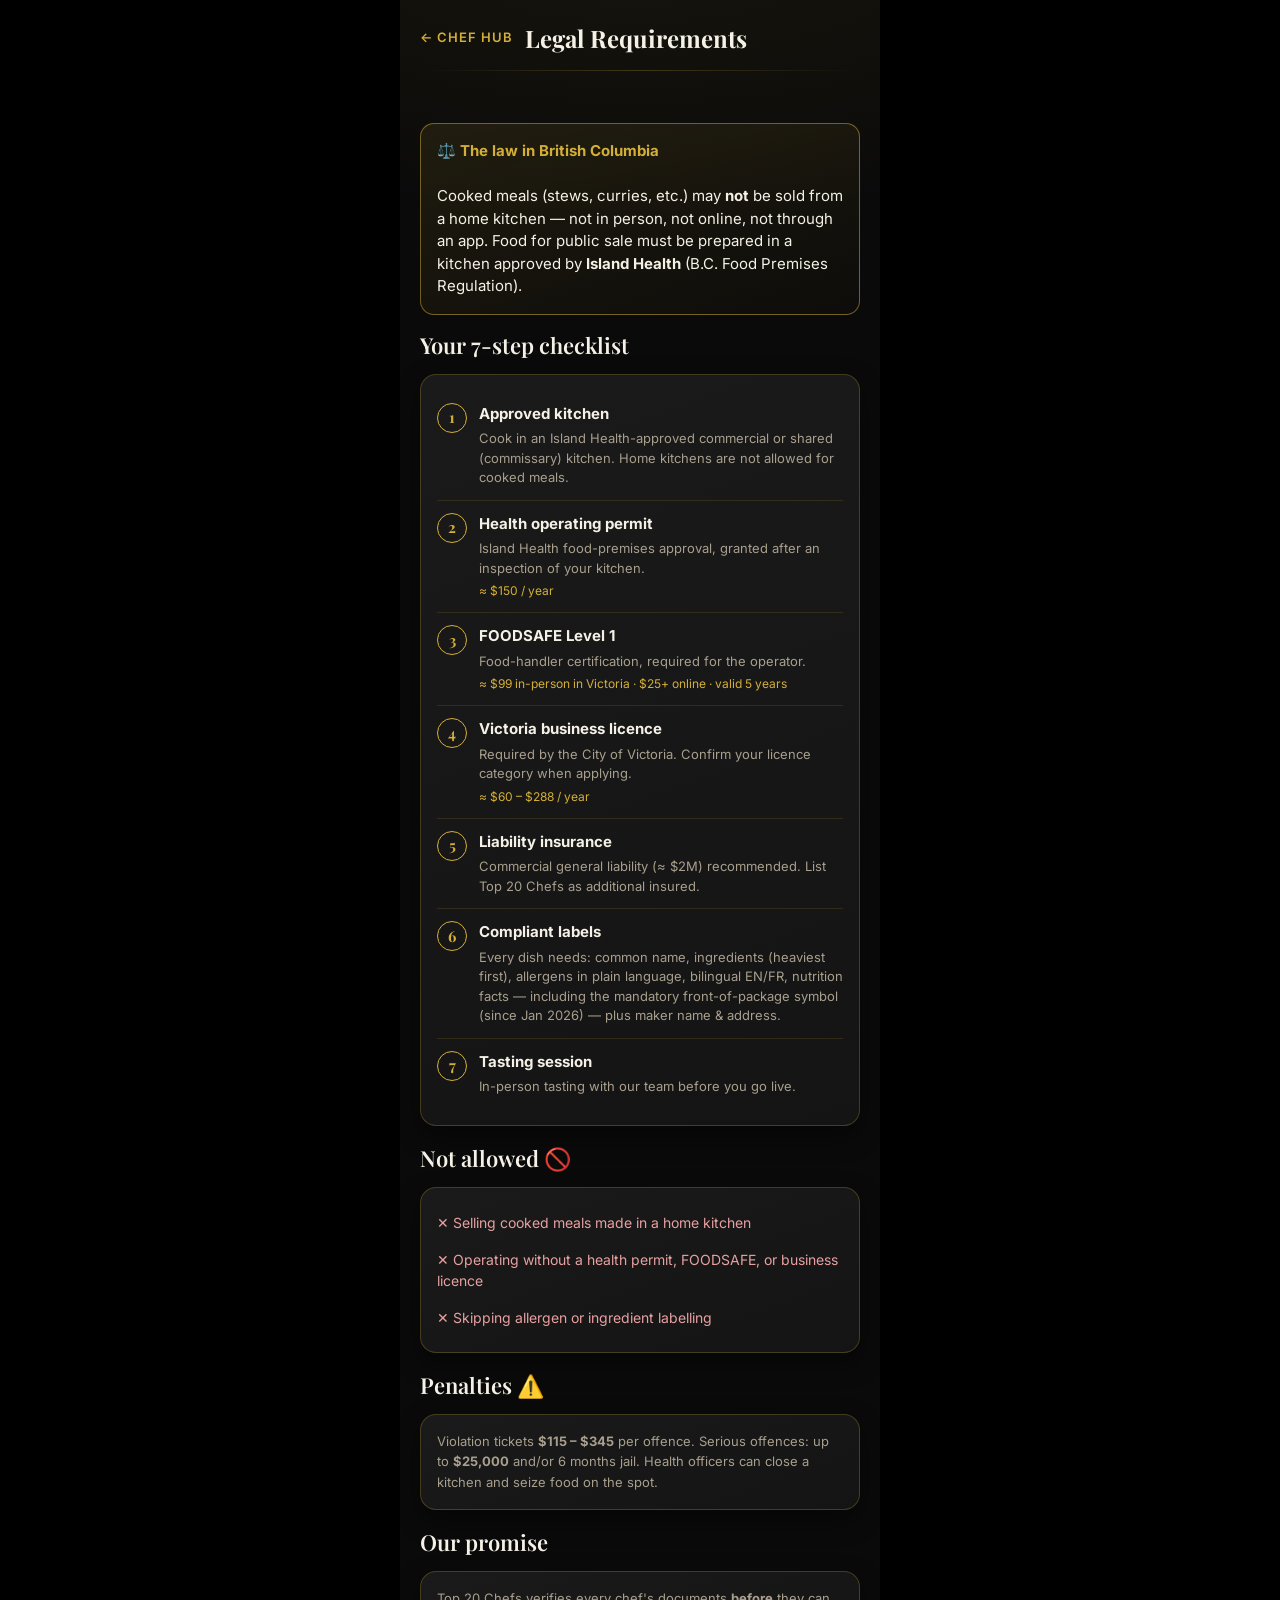
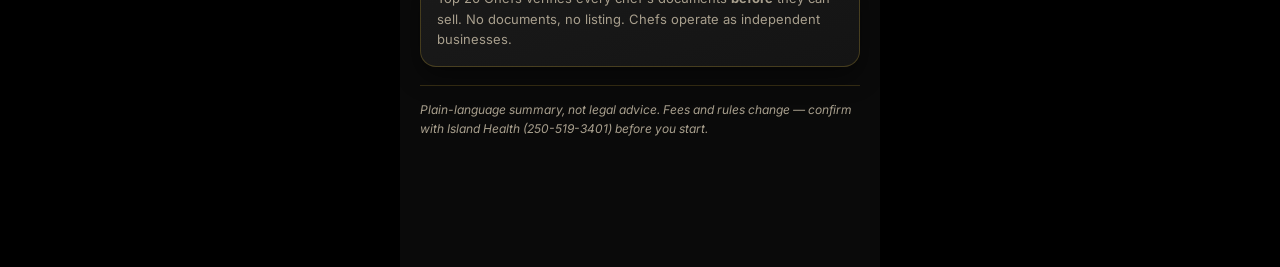
<file: chef-app/compliance.html>
<!DOCTYPE html>
<html lang="en">
<head>
<meta charset="UTF-8">
<meta name="viewport" content="width=device-width, initial-scale=1, viewport-fit=cover">
<title>Legal Requirements — Top 20 Chefs</title>
<link rel="preconnect" href="https://fonts.googleapis.com">
<link rel="preconnect" href="https://fonts.gstatic.com" crossorigin>
<link href="https://fonts.googleapis.com/css2?family=Playfair+Display:ital,wght@0,500;0,600;0,700;1,500&family=Inter:wght@400;500;600;700&display=swap" rel="stylesheet">
<link rel="stylesheet" href="css/app.css">
<style>
.law-box { border:1px solid rgba(212,175,55,.5); border-radius:14px; padding:16px;
  background:linear-gradient(160deg, rgba(212,175,55,.10), rgba(212,175,55,.02));
  margin:14px 0; }
.law-box b.gold { color:var(--gold); }
.step { display:flex; gap:12px; padding:12px 0; border-bottom:1px solid rgba(212,175,55,.14); }
.step:last-child { border-bottom:0; }
.step .n { flex:0 0 30px; height:30px; border-radius:50%;
  border:1px solid var(--gold); color:var(--gold);
  display:flex; align-items:center; justify-content:center;
  font-family:"Playfair Display",serif; font-weight:700; }
.step .t b { display:block; margin-bottom:4px; }
.step .t span { color:var(--muted); font-size:13px; line-height:1.5; display:block; }
.step .t .cost { color:var(--gold); font-size:12px; margin-top:4px; display:block; }
.no-item { padding:8px 0; color:#e8a0a0; font-size:14px; }
.fine { color:var(--muted); font-size:13px; line-height:1.6; }
.disclaimer { font-size:12px; color:var(--muted); font-style:italic;
  border-top:1px solid rgba(212,175,55,.2); margin-top:18px; padding-top:14px; line-height:1.6; }
</style>
</head>
<body>
<div class="phone">
  <div class="topbar">
    <a class="back-link" href="chef.html">← CHEF HUB</a>
    <h2>Legal Requirements</h2>
  </div>
  <hr class="gold-rule">

  <div class="page-pad">
    <div class="law-box">
      <b class="gold">⚖️ The law in British Columbia</b><br><br>
      Cooked meals (stews, curries, etc.) may <b>not</b> be sold from a home
      kitchen — not in person, not online, not through an app. Food for public
      sale must be prepared in a kitchen approved by
      <b>Island Health</b> (B.C. Food Premises Regulation).
    </div>

    <h3 class="section-title">Your 7-step checklist</h3>
    <div class="panel">
      <div class="step"><div class="n">1</div><div class="t">
        <b>Approved kitchen</b>
        <span>Cook in an Island Health-approved commercial or shared (commissary) kitchen. Home kitchens are not allowed for cooked meals.</span>
      </div></div>
      <div class="step"><div class="n">2</div><div class="t">
        <b>Health operating permit</b>
        <span>Island Health food-premises approval, granted after an inspection of your kitchen.</span>
        <span class="cost">≈ $150 / year</span>
      </div></div>
      <div class="step"><div class="n">3</div><div class="t">
        <b>FOODSAFE Level 1</b>
        <span>Food-handler certification, required for the operator.</span>
        <span class="cost">≈ $99 in-person in Victoria · $25+ online · valid 5 years</span>
      </div></div>
      <div class="step"><div class="n">4</div><div class="t">
        <b>Victoria business licence</b>
        <span>Required by the City of Victoria. Confirm your licence category when applying.</span>
        <span class="cost">≈ $60 – $288 / year</span>
      </div></div>
      <div class="step"><div class="n">5</div><div class="t">
        <b>Liability insurance</b>
        <span>Commercial general liability (≈ $2M) recommended. List Top 20 Chefs as additional insured.</span>
      </div></div>
      <div class="step"><div class="n">6</div><div class="t">
        <b>Compliant labels</b>
        <span>Every dish needs: common name, ingredients (heaviest first), allergens in plain language, bilingual EN/FR, nutrition facts — including the mandatory front-of-package symbol (since Jan 2026) — plus maker name &amp; address.</span>
      </div></div>
      <div class="step"><div class="n">7</div><div class="t">
        <b>Tasting session</b>
        <span>In-person tasting with our team before you go live.</span>
      </div></div>
    </div>

    <h3 class="section-title">Not allowed 🚫</h3>
    <div class="panel">
      <div class="no-item">✕ Selling cooked meals made in a home kitchen</div>
      <div class="no-item">✕ Operating without a health permit, FOODSAFE, or business licence</div>
      <div class="no-item">✕ Skipping allergen or ingredient labelling</div>
    </div>

    <h3 class="section-title">Penalties ⚠️</h3>
    <div class="panel fine">
      Violation tickets <b>$115 – $345</b> per offence. Serious offences: up to
      <b>$25,000</b> and/or 6 months jail. Health officers can close a kitchen
      and seize food on the spot.
    </div>

    <h3 class="section-title">Our promise</h3>
    <div class="panel fine">
      Top 20 Chefs verifies every chef's documents <b>before</b> they can sell.
      No documents, no listing. Chefs operate as independent businesses.
    </div>

    <p class="disclaimer">
      Plain-language summary, not legal advice. Fees and rules change —
      confirm with Island Health (250-519-3401) before you start.
    </p>
  </div>
</div>
</body>
</html>
</file>
<file: chef-app/css/app.css>
/* =====================================================================
   Chef App v1 — shared premium theme
   Dark luxury: near-black, gold hairlines, Playfair Display + Inter.
   ===================================================================== */

:root {
  --bg: #0a0a0a;
  --bg-soft: #111111;
  --card: #141414;
  --card-hi: #1a1a1a;
  --gold: #d4af37;
  --gold-deep: #b8912a;
  --gold-soft: rgba(212, 175, 55, .25);
  --gold-faint: rgba(212, 175, 55, .12);
  --text: #f5f1e6;
  --muted: #a89f8d;
  --faint: #6e675c;
  --danger: #e06060;
  --ok: #7bc47f;
  --serif: "Playfair Display", Georgia, "Times New Roman", serif;
  --sans: "Inter", -apple-system, BlinkMacSystemFont, "Segoe UI", Roboto, sans-serif;
  --r-lg: 20px;
  --r-md: 16px;
  --ease: cubic-bezier(.22, .61, .36, 1);
}

* { box-sizing: border-box; -webkit-tap-highlight-color: transparent; }

html, body {
  margin: 0; padding: 0;
  background: #000;
  color: var(--text);
  font-family: var(--sans);
  font-size: 15px;
  line-height: 1.5;
}

/* phone column */
.phone {
  max-width: 480px;
  margin: 0 auto;
  min-height: 100dvh;
  background:
    radial-gradient(1200px 500px at 50% -80px, rgba(212, 175, 55, .07), transparent 60%),
    var(--bg);
  position: relative;
  box-shadow: 0 0 80px rgba(0, 0, 0, .9);
  padding-bottom: 92px; /* room for bottom nav */
}

/* ---------- header ---------- */
.app-header {
  padding: 28px 22px 6px;
}
.app-header h1 {
  font-family: var(--serif);
  font-weight: 600;
  font-size: 34px;
  letter-spacing: .01em;
  margin: 0;
}
.app-header .sub {
  display: flex; justify-content: space-between; align-items: baseline;
  margin-top: 2px;
}
.app-header .sub span {
  color: var(--muted);
  font-style: italic;
  font-family: var(--serif);
  font-size: 16px;
}
.link-gold {
  color: var(--gold);
  font-size: 12px;
  font-weight: 600;
  letter-spacing: .22em;
  text-decoration: none;
  border-bottom: 1px solid var(--gold-soft);
  padding-bottom: 3px;
  transition: color .25s var(--ease), border-color .25s var(--ease);
}
.link-gold:active { color: #fff; }

.gold-rule {
  border: 0; height: 1px; margin: 14px 22px;
  background: linear-gradient(90deg, transparent, var(--gold-soft), transparent);
}

/* ---------- views / nav ---------- */
.view { display: none; padding: 6px 18px 24px; animation: fadeUp .3s var(--ease); }
.view.active { display: block; }
@keyframes fadeUp {
  from { opacity: 0; transform: translateY(10px); }
  to { opacity: 1; transform: none; }
}

.bottom-nav {
  position: fixed;
  left: 50%; transform: translateX(-50%);
  bottom: 0;
  width: 100%; max-width: 480px;
  display: flex;
  background: rgba(10, 10, 10, .88);
  backdrop-filter: blur(14px);
  -webkit-backdrop-filter: blur(14px);
  border-top: 1px solid var(--gold-soft);
  z-index: 40;
  padding: 8px 4px calc(10px + env(safe-area-inset-bottom));
}
.bottom-nav button {
  flex: 1;
  background: none; border: 0; color: var(--faint);
  font-family: var(--sans); font-size: 10px; font-weight: 600;
  letter-spacing: .14em; text-transform: uppercase;
  display: flex; flex-direction: column; align-items: center; gap: 4px;
  padding: 6px 0;
  cursor: pointer;
  transition: color .25s var(--ease);
  position: relative;
}
.bottom-nav button .ico { font-size: 20px; }
.bottom-nav button.active { color: var(--gold); }
.bottom-nav button:active { transform: scale(.94); }
.cart-badge {
  position: absolute; top: 0; right: calc(50% - 22px);
  background: var(--gold); color: #111;
  font-size: 10px; font-weight: 700;
  min-width: 18px; height: 18px; line-height: 18px;
  border-radius: 999px; text-align: center; padding: 0 4px;
}
.cart-badge.pop { animation: badgePop .45s var(--ease); }
@keyframes badgePop {
  0% { transform: scale(.4); }
  55% { transform: scale(1.35); }
  100% { transform: scale(1); }
}

/* ---------- dish cards ---------- */
.dish-card {
  background: linear-gradient(160deg, var(--card-hi), var(--card));
  border: 1px solid var(--gold-soft);
  border-radius: var(--r-lg);
  overflow: hidden;
  margin-bottom: 20px;
  box-shadow: 0 14px 34px rgba(0, 0, 0, .55);
  cursor: pointer;
  transition: transform .25s var(--ease), box-shadow .25s var(--ease), border-color .25s var(--ease);
  position: relative;
}
.dish-card:active { transform: scale(.985); }
.dish-card:hover { border-color: rgba(212, 175, 55, .45); }

.dish-photo {
  height: 200px;
  display: flex; align-items: center; justify-content: center;
  position: relative; overflow: hidden;
}
.dish-photo .emoji {
  font-size: 92px;
  filter: drop-shadow(0 10px 24px rgba(0, 0, 0, .6));
  transition: transform .25s var(--ease);
}
.dish-card:active .dish-photo .emoji { transform: scale(1.06); }
.day-pill {
  position: absolute; top: 14px; right: 14px;
  border: 1px solid var(--gold);
  color: var(--gold);
  font-size: 10.5px; font-weight: 600;
  letter-spacing: .28em;
  padding: 8px 14px 8px 17px;
  border-radius: 999px;
  background: rgba(0, 0, 0, .55);
  backdrop-filter: blur(6px);
  -webkit-backdrop-filter: blur(6px);
}
.soldout-veil {
  position: absolute; inset: 0;
  display: flex; align-items: center; justify-content: center;
  background: rgba(5, 5, 5, .55);
  backdrop-filter: blur(5px);
  -webkit-backdrop-filter: blur(5px);
  z-index: 2;
}
.soldout-veil span {
  font-family: var(--serif);
  font-size: 26px; letter-spacing: .3em;
  color: var(--text);
  border: 1px solid var(--gold-soft);
  padding: 12px 22px 12px 30px;
  border-radius: 12px;
  background: rgba(0, 0, 0, .5);
}

.dish-body { padding: 16px 18px 18px; }
.chef-row { display: flex; align-items: center; gap: 10px; margin-bottom: 10px; }
.chef-avatar {
  width: 40px; height: 40px; border-radius: 50%;
  display: flex; align-items: center; justify-content: center;
  font-size: 20px;
  background: #222;
  border: 2px solid var(--gold);
  box-shadow: 0 0 0 3px rgba(212, 175, 55, .15);
  flex: none;
}
.chef-row .who { font-size: 13px; color: var(--muted); }
.chef-row .who b { color: var(--gold); font-weight: 600; }
.dish-name {
  font-family: var(--serif); font-size: 25px; font-weight: 600;
  line-height: 1.2; margin: 0 0 4px; padding-right: 90px;
}
.dish-meta { display: flex; justify-content: space-between; align-items: flex-end; }
.price { text-align: right; }
.price .n {
  font-family: var(--serif); font-size: 27px; color: var(--gold); font-weight: 600;
}
.price .u { font-size: 10px; letter-spacing: .2em; color: var(--muted); display: block; }
.portions { margin-top: 10px; font-size: 13px; font-weight: 600; letter-spacing: .06em; }
.portions.low {
  color: var(--gold);
  background: linear-gradient(100deg, var(--gold) 20%, #fff6d8 40%, var(--gold) 60%);
  background-size: 220% auto;
  -webkit-background-clip: text; background-clip: text;
  -webkit-text-fill-color: transparent;
  animation: shimmer 2.6s linear infinite;
}
@keyframes shimmer { to { background-position: 220% center; } }
.portions.out { color: var(--danger); }
.portions.ok { color: var(--muted); font-weight: 500; }

/* ---------- buttons ---------- */
.btn {
  display: inline-flex; align-items: center; justify-content: center;
  gap: 8px;
  border: 0; cursor: pointer;
  font-family: var(--sans); font-weight: 600; font-size: 15px;
  letter-spacing: .04em;
  border-radius: 999px;
  padding: 14px 26px;
  transition: transform .25s var(--ease), box-shadow .25s var(--ease), opacity .25s;
}
.btn:active { transform: scale(.96); }
.btn-gold {
  background: linear-gradient(135deg, #e8c85a, var(--gold) 45%, var(--gold-deep));
  color: #141414;
  box-shadow: 0 8px 22px rgba(212, 175, 55, .28);
}
.btn-gold:disabled { opacity: .35; box-shadow: none; cursor: not-allowed; }
.btn-ghost {
  background: transparent; color: var(--gold);
  border: 1px solid var(--gold-soft);
}
.btn-block { width: 100%; }
.btn-sm { padding: 9px 16px; font-size: 13px; }

/* ---------- modal (luxury sheet) ---------- */
.modal-back {
  position: fixed; inset: 0; z-index: 60;
  background: rgba(0, 0, 0, .72);
  backdrop-filter: blur(4px);
  -webkit-backdrop-filter: blur(4px);
  display: none;
  align-items: flex-end; justify-content: center;
}
.modal-back.open { display: flex; }
.modal {
  width: 100%; max-width: 480px;
  max-height: 92dvh; overflow-y: auto;
  background: linear-gradient(170deg, #171717, #0d0d0d);
  border: 1px solid var(--gold-soft);
  border-bottom: 0;
  border-radius: 24px 24px 0 0;
  animation: sheetUp .35s var(--ease);
  padding-bottom: calc(20px + env(safe-area-inset-bottom));
}
@keyframes sheetUp {
  from { transform: translateY(60px); opacity: 0; }
  to { transform: none; opacity: 1; }
}
.modal .grab {
  width: 44px; height: 5px; border-radius: 999px;
  background: var(--gold-faint);
  margin: 12px auto 0;
}
.modal-photo {
  height: 230px; margin: 14px 18px 0;
  border-radius: var(--r-md);
  display: flex; align-items: center; justify-content: center;
  border: 1px solid var(--gold-soft);
  overflow: hidden;
}
.modal-photo .emoji { font-size: 110px; filter: drop-shadow(0 12px 28px rgba(0,0,0,.65)); }
.modal-body { padding: 20px 24px 8px; }
.modal-body h2 {
  font-family: var(--serif); font-size: 31px; font-weight: 600;
  line-height: 1.18; margin: 0 0 6px;
}
.modal-body .story {
  font-family: var(--serif); font-style: italic;
  color: #cfc7b4; font-size: 15.5px; line-height: 1.65;
  border-left: 2px solid var(--gold-soft);
  padding-left: 14px; margin: 14px 0;
}
.modal-chef {
  display: flex; align-items: center; gap: 14px;
  padding: 14px 0; border-top: 1px solid var(--gold-faint);
  border-bottom: 1px solid var(--gold-faint);
  margin: 6px 0 16px;
}
.modal-chef .chef-avatar { width: 54px; height: 54px; font-size: 26px; }
.modal-chef .t b { display: block; font-size: 15px; }
.modal-chef .t span { color: var(--muted); font-size: 13px; }

.opt-label {
  font-size: 11px; font-weight: 600; letter-spacing: .22em;
  color: var(--muted); text-transform: uppercase;
  margin: 18px 0 10px;
}
.seg { display: flex; gap: 10px; }
.seg button {
  flex: 1; padding: 12px; border-radius: 14px;
  background: #1b1b1b; color: var(--muted);
  border: 1px solid rgba(255, 255, 255, .08);
  font-family: var(--sans); font-weight: 600; font-size: 14px;
  cursor: pointer;
  transition: all .25s var(--ease);
}
.seg button.on {
  background: var(--gold-faint);
  border-color: var(--gold);
  color: var(--gold);
}
.day-chips { display: flex; flex-wrap: wrap; gap: 8px; }
.day-chips button {
  padding: 9px 14px; border-radius: 999px;
  background: #1b1b1b; color: var(--muted);
  border: 1px solid rgba(255, 255, 255, .08);
  font-size: 12.5px; font-weight: 600; letter-spacing: .08em;
  cursor: pointer; transition: all .25s var(--ease);
}
.day-chips button.on {
  background: var(--gold-faint); border-color: var(--gold); color: var(--gold);
}
.day-chips button:disabled { opacity: .35; text-decoration: line-through; }
.qty-row { display: flex; align-items: center; gap: 16px; }
.qty-btn {
  width: 42px; height: 42px; border-radius: 50%;
  border: 1px solid var(--gold-soft); background: #1b1b1b;
  color: var(--gold); font-size: 20px; cursor: pointer;
  transition: transform .2s var(--ease);
}
.qty-btn:active { transform: scale(.9); }
.qty-n { font-family: var(--serif); font-size: 24px; min-width: 34px; text-align: center; }
.modal-foot { padding: 18px 24px 0; }
.modal-foot .total-row {
  display: flex; justify-content: space-between; align-items: baseline;
  margin-bottom: 14px;
}
.modal-foot .total-row .t { color: var(--muted); font-size: 13px; letter-spacing: .14em; }
.modal-foot .total-row .n { font-family: var(--serif); font-size: 30px; color: var(--gold); }
.modal-close {
  position: sticky; top: 0; float: right;
  margin: 12px 12px 0 0;
  width: 34px; height: 34px; border-radius: 50%;
  background: rgba(0, 0, 0, .5); color: var(--text);
  border: 1px solid rgba(255, 255, 255, .15);
  font-size: 16px; cursor: pointer; z-index: 2;
}

/* ---------- schedule week ---------- */
.day-block { margin-bottom: 22px; }
.day-head {
  display: flex; align-items: baseline; gap: 10px;
  margin-bottom: 12px;
}
.day-head h3 { font-family: var(--serif); font-size: 20px; margin: 0; font-weight: 600; }
.day-head .date { color: var(--faint); font-size: 12.5px; }
.mini-row {
  display: flex; align-items: center; gap: 12px;
  background: var(--card);
  border: 1px solid rgba(255, 255, 255, .07);
  border-radius: 14px;
  padding: 10px 14px; margin-bottom: 8px;
  transition: border-color .25s var(--ease);
}
.mini-row .e { font-size: 30px; }
.mini-row .t { flex: 1; min-width: 0; }
.mini-row .t b { display: block; font-size: 14px; white-space: nowrap; overflow: hidden; text-overflow: ellipsis; }
.mini-row .t span { font-size: 12px; color: var(--muted); }
.cap-pill {
  font-size: 11.5px; font-weight: 600; letter-spacing: .06em;
  padding: 6px 10px; border-radius: 999px; white-space: nowrap;
}
.cap-pill.low { background: var(--gold-faint); color: var(--gold); border: 1px solid var(--gold-soft); }
.cap-pill.out { background: rgba(224, 96, 96, .12); color: var(--danger); border: 1px solid rgba(224, 96, 96, .3); }
.cap-pill.ok { background: rgba(255, 255, 255, .05); color: var(--muted); border: 1px solid rgba(255, 255, 255, .08); }
.empty-note { color: var(--faint); font-style: italic; font-size: 13.5px; padding: 6px 2px; }

/* ---------- cart ---------- */
.cart-line {
  display: flex; gap: 12px; align-items: center;
  background: var(--card);
  border: 1px solid rgba(255, 255, 255, .07);
  border-radius: var(--r-md);
  padding: 12px 14px; margin-bottom: 10px;
}
.cart-line .e { font-size: 34px; }
.cart-line .t { flex: 1; min-width: 0; }
.cart-line .t b { display: block; font-size: 14px; }
.cart-line .t span { font-size: 12px; color: var(--muted); }
.cart-line .qty { display: flex; align-items: center; gap: 8px; }
.cart-line .qty button {
  width: 28px; height: 28px; border-radius: 50%;
  border: 1px solid var(--gold-soft); background: transparent;
  color: var(--gold); font-size: 15px; cursor: pointer;
}
.cart-total {
  display: flex; justify-content: space-between; align-items: baseline;
  padding: 16px 4px;
  border-top: 1px solid var(--gold-faint);
  margin-top: 8px;
}
.cart-total .n { font-family: var(--serif); font-size: 32px; color: var(--gold); }
.rm { background: none; border: 0; color: var(--faint); font-size: 18px; cursor: pointer; }

/* ---------- success ---------- */
.success-wrap { text-align: center; padding: 40px 28px; }
.success-wrap .big { font-size: 64px; }
.success-wrap h2 { font-family: var(--serif); font-size: 28px; margin: 12px 0 6px; }
.success-wrap p { color: var(--muted); font-size: 14px; }
.ord-chip {
  display: inline-block; margin: 4px;
  border: 1px solid var(--gold-soft); color: var(--gold);
  border-radius: 999px; padding: 7px 14px;
  font-size: 12.5px; font-weight: 600; letter-spacing: .08em;
}

/* ---------- forms (chef / admin) ---------- */
.field { margin-bottom: 14px; }
.field label {
  display: block; font-size: 11px; font-weight: 600;
  letter-spacing: .2em; text-transform: uppercase;
  color: var(--muted); margin-bottom: 8px;
}
.input, select.input, textarea.input {
  width: 100%;
  background: #161616;
  border: 1px solid rgba(255, 255, 255, .1);
  border-radius: 12px;
  color: var(--text);
  font-family: var(--sans); font-size: 15px;
  padding: 12px 14px;
  transition: border-color .25s var(--ease);
}
.input:focus { outline: none; border-color: var(--gold); }
.panel {
  background: linear-gradient(160deg, var(--card-hi), var(--card));
  border: 1px solid var(--gold-soft);
  border-radius: var(--r-md);
  padding: 16px;
  margin-bottom: 16px;
  box-shadow: 0 10px 26px rgba(0, 0, 0, .45);
}
.panel h3 { font-family: var(--serif); font-size: 19px; margin: 0 0 4px; }
.check-row {
  display: flex; align-items: center; gap: 12px;
  padding: 11px 2px;
  border-bottom: 1px solid rgba(255, 255, 255, .06);
  font-size: 14px;
}
.check-row:last-child { border-bottom: 0; }
.check-row input {
  width: 20px; height: 20px; accent-color: var(--gold); cursor: pointer;
}
.check-row .st { margin-left: auto; font-size: 11px; font-weight: 700; letter-spacing: .1em; }
.check-row .st.yes { color: var(--ok); }
.check-row .st.no { color: var(--faint); }
.status-pill {
  font-size: 10.5px; font-weight: 700; letter-spacing: .12em;
  padding: 5px 11px; border-radius: 999px; white-space: nowrap;
}
.status-pill.pending { background: rgba(212, 175, 55, .14); color: var(--gold); border: 1px solid var(--gold-soft); }
.status-pill.confirmed { background: rgba(123, 196, 127, .12); color: var(--ok); border: 1px solid rgba(123, 196, 127, .3); }
.order-line { display: flex; align-items: center; gap: 10px; padding: 10px 2px; border-bottom: 1px solid rgba(255,255,255,.06); font-size: 13.5px; }
.order-line:last-child { border: 0; }
.order-line .grow { flex: 1; min-width: 0; }
.order-line .grow b { display: block; font-size: 13.5px; }
.order-line .grow span { color: var(--muted); font-size: 12px; }
.filter-row { display: flex; gap: 8px; margin-bottom: 14px; }
.filter-row button {
  padding: 8px 16px; border-radius: 999px; font-size: 12px; font-weight: 600;
  letter-spacing: .08em; background: #1b1b1b; color: var(--muted);
  border: 1px solid rgba(255,255,255,.08); cursor: pointer;
  transition: all .25s var(--ease);
}
.filter-row button.on { background: var(--gold-faint); border-color: var(--gold); color: var(--gold); }
.section-title {
  font-family: var(--serif); font-size: 22px; font-weight: 600; margin: 4px 0 12px;
}
.page-pad { padding: 24px 20px; }
.topbar {
  display: flex; align-items: center; gap: 12px;
  padding: 20px 20px 0;
}
.topbar h2 { font-family: var(--serif); font-size: 24px; margin: 0; flex: 1; }
.back-link { color: var(--gold); text-decoration: none; font-size: 13px; font-weight: 600; letter-spacing: .08em; }
.toast {
  position: fixed; left: 50%; transform: translateX(-50%) translateY(20px);
  bottom: 110px; z-index: 80;
  background: #1c1c1c; color: var(--text);
  border: 1px solid var(--gold-soft);
  padding: 12px 20px; border-radius: 999px;
  font-size: 13.5px; opacity: 0; pointer-events: none;
  transition: opacity .3s var(--ease), transform .3s var(--ease);
  max-width: 90%;
}
.toast.show { opacity: 1; transform: translateX(-50%) translateY(0); }
</file>
